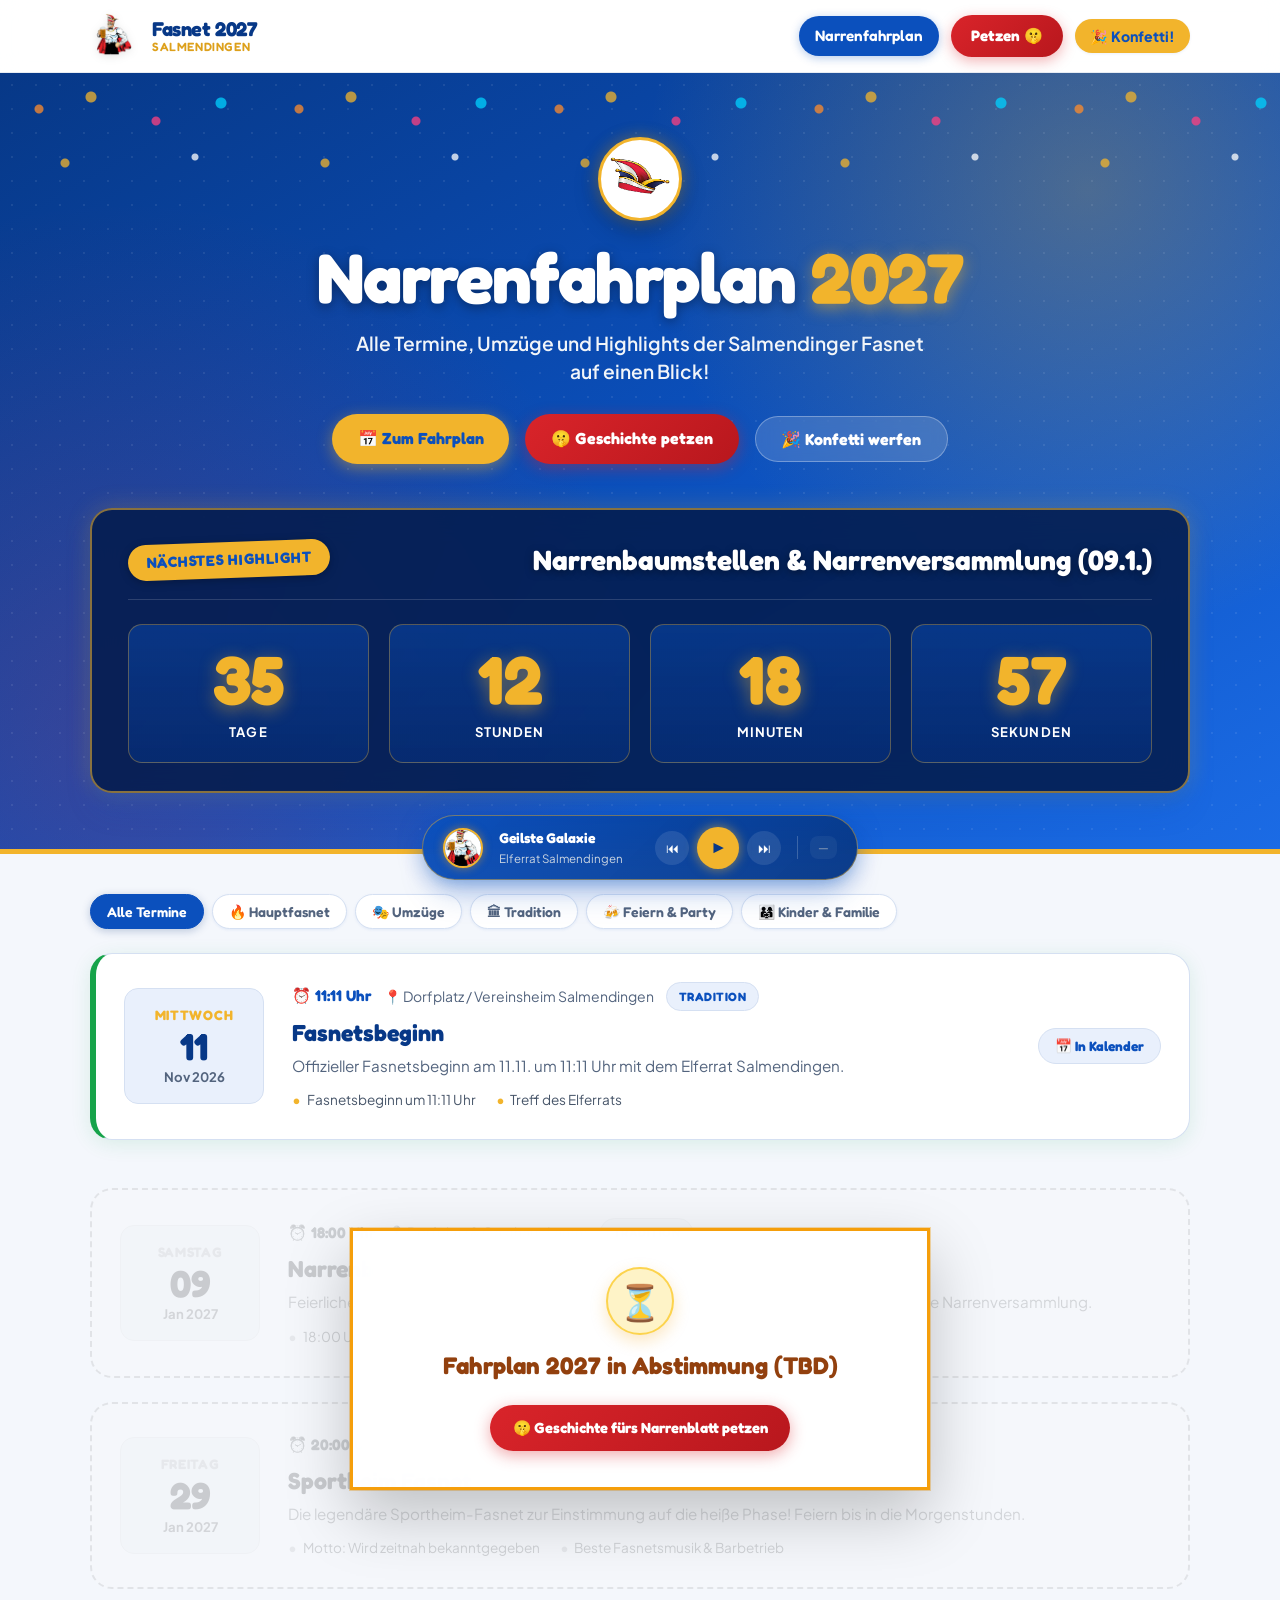
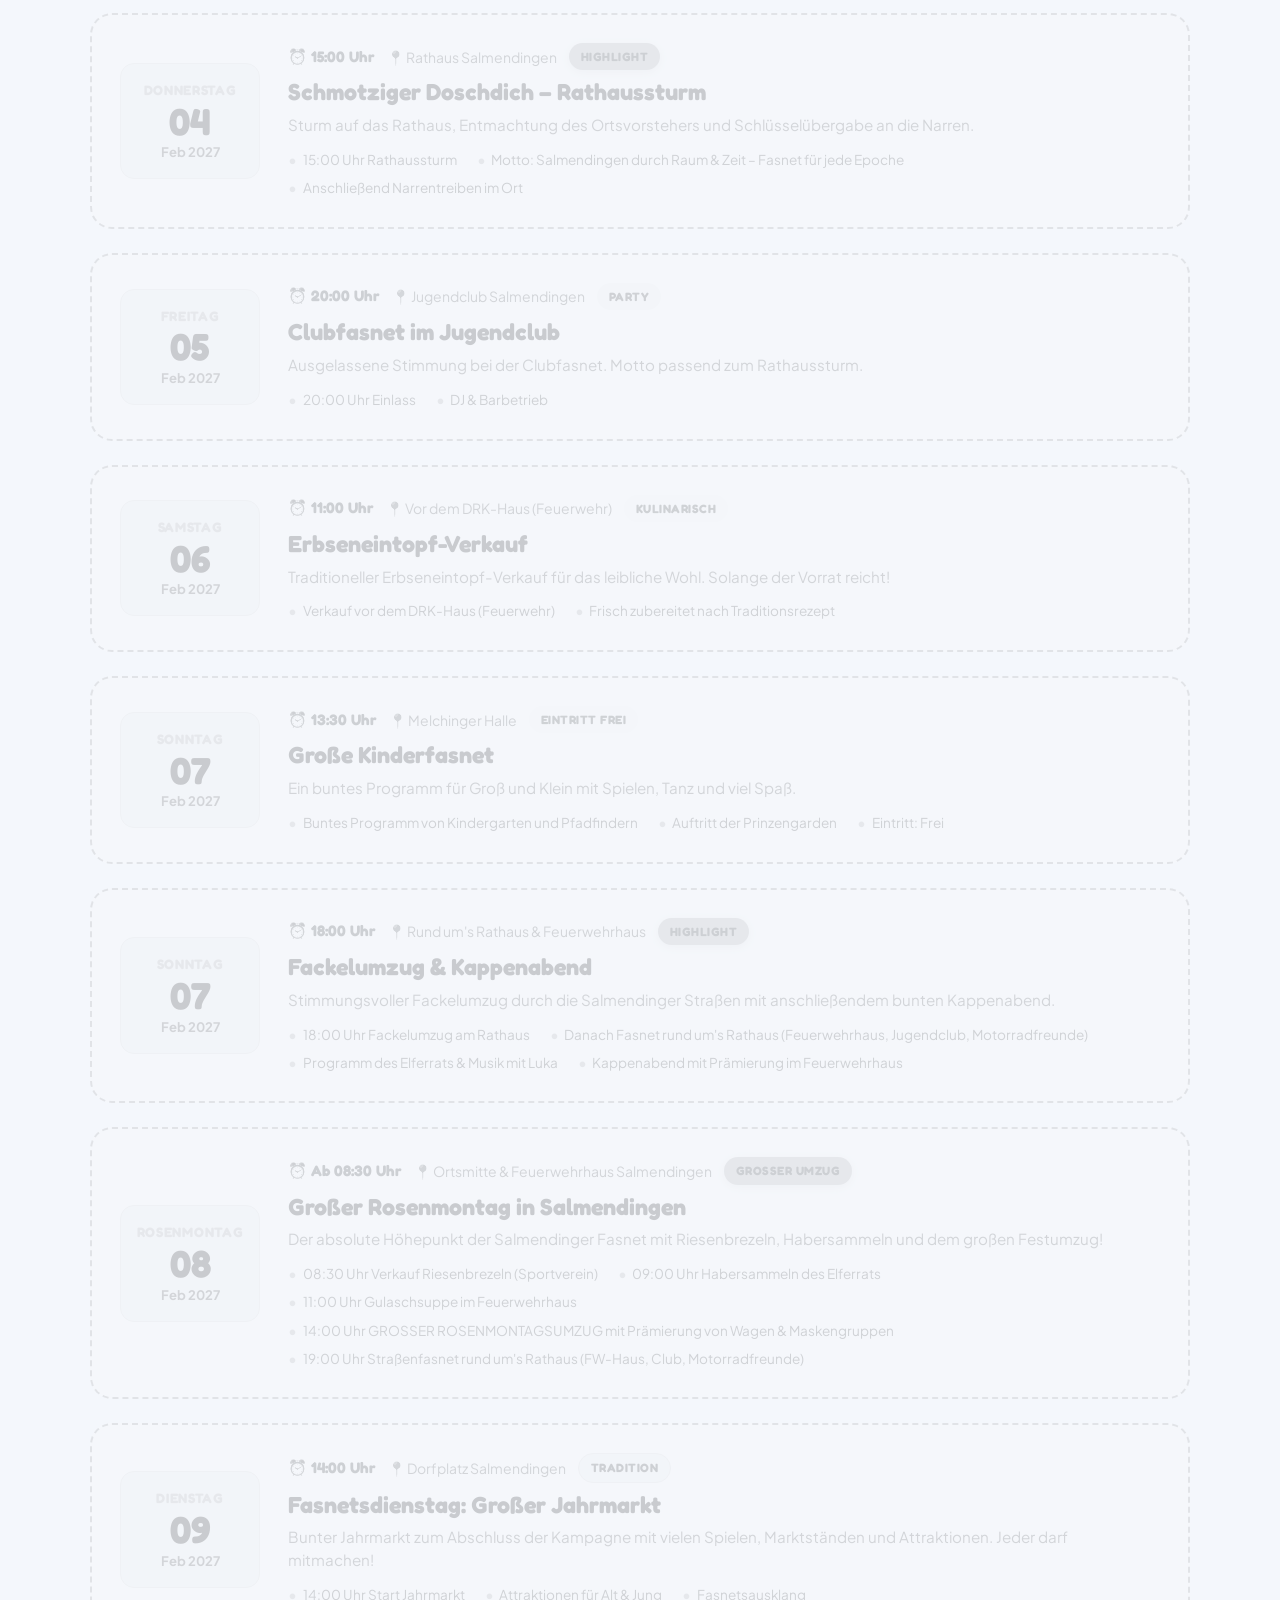
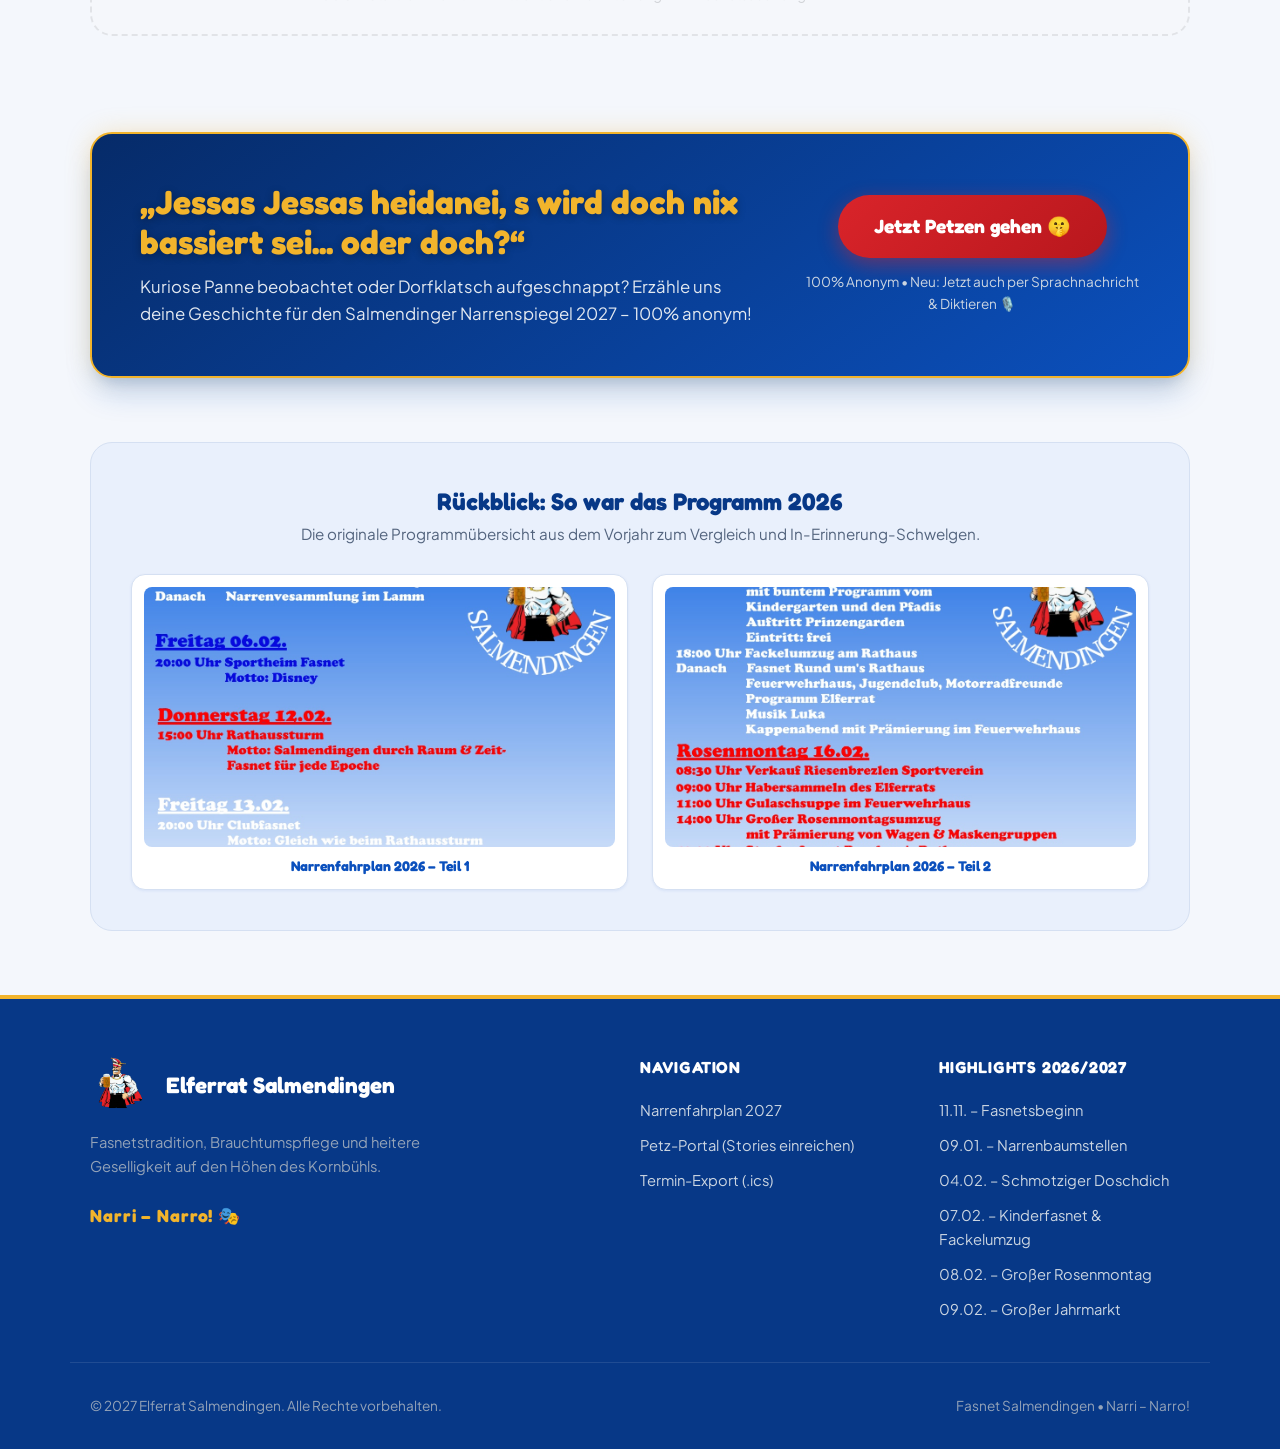
<file: index.html>
<!DOCTYPE html>
<html lang="de">
<head>
  <meta charset="UTF-8">
  <meta name="viewport" content="width=device-width, initial-scale=1.0">
  <title>Narrenfahrplan 2027 – Fasnet Salmendingen</title>
  <meta name="description" content="Der offizielle Narrenfahrplan für die Fasnet 2027 in Salmendingen. Alle Termine vom Fasnetsbeginn am 11.11. über Narrenbaumstellen bis zum großen Rosenmontagsumzug.">
  <meta name="keywords" content="Fasnet Salmendingen, Narrenfahrplan 2027, Elferrat Salmendingen, Fasnetsbeginn, Fasching, Rosenmontag, Rathaussturm, Salmendingen">
  
  <!-- Google tag (gtag.js) -->
  <script async src="https://www.googletagmanager.com/gtag/js?id=G-E5GCH2TBCV"></script>
  <script>
    window.dataLayer = window.dataLayer || [];
    function gtag(){dataLayer.push(arguments);}
    gtag('js', new Date());

    gtag('config', 'G-E5GCH2TBCV');
  </script>

  <!-- Favicon / Mascot -->
  <link rel="icon" type="image/png" href="./assets/img/kappe.png">
  
  <!-- Stylesheets -->
  <link rel="stylesheet" href="./css/main.css">
  <link rel="stylesheet" href="./css/fahrplan.css">
</head>
<body>

  <!-- Sticky Header & Navigation -->
  <header class="site-header" id="site-header">
    <div class="container nav-container">
      <a href="./index.html" class="nav-brand" aria-label="Fasnet 2027 Salmendingen Startseite">
        <img src="./assets/img/elferrat_logo_web.png" alt="Elferrat Salmendingen Logo" class="nav-brand-logo">
        <div class="nav-brand-text">
          <span class="nav-brand-title">Fasnet 2027</span>
          <span class="nav-brand-sub">Salmendingen</span>
        </div>
      </a>

      <button class="mobile-nav-toggle" aria-label="Menü öffnen" id="mobile-toggle">
        ☰
      </button>

      <ul class="nav-links" id="nav-links">
        <li><a href="./index.html" class="nav-link active">Narrenfahrplan</a></li>
        <li>
          <a href="./petzen.html" class="nav-link nav-btn-petzen" title="Anonyme Geschichten einreichen">
            Petzen 🤫
          </a>
        </li>
        <li>
          <button class="nav-btn-confetti" data-action="confetti" title="Konfetti regnen lassen">
            🎉 Konfetti!
          </button>
        </li>
      </ul>
    </div>
  </header>

  <main>
    <!-- Hero Section -->
    <section class="hero-section">
      <div class="hero-pattern"></div>
      <div class="hero-streamers"></div>
      <div class="container hero-container-full">
        <div class="hero-header-content">
          <div class="hero-kappe-badge">
            <img src="./assets/img/kappe.png" alt="Salmendinger Narrenkappe">
          </div>
          <h1 class="hero-title">
            Narrenfahrplan <span class="hero-title-accent">2027</span>
          </h1>
          <p class="hero-lead">
            Alle Termine, Umzüge und Highlights der Salmendinger Fasnet auf einen Blick!
          </p>
          <div class="hero-actions">
            <a href="#fahrplan" class="btn btn-primary">
              📅 Zum Fahrplan
            </a>
            <a href="./petzen.html" class="btn btn-petzen">
              🤫 Geschichte petzen
            </a>
            <button class="btn btn-secondary" data-action="confetti">
              🎉 Konfetti werfen
            </button>
          </div>
        </div>

        <!-- Hero Countdown: Across the Whole Horizontal -->
        <div class="hero-countdown-horizontal">
          <div class="countdown-bar-header">
            <div class="countdown-tag-badge">Nächstes Highlight</div>
            <div class="countdown-event-name" id="countdown-event-name">Fasnetsbeginn (11.11.)</div>
          </div>
          <div class="countdown-timer-horizontal">
            <div class="countdown-unit">
              <span class="countdown-number" id="countdown-days">00</span>
              <span class="countdown-label">Tage</span>
            </div>
            <div class="countdown-unit">
              <span class="countdown-number" id="countdown-hours">00</span>
              <span class="countdown-label">Stunden</span>
            </div>
            <div class="countdown-unit">
              <span class="countdown-number" id="countdown-mins">00</span>
              <span class="countdown-label">Minuten</span>
            </div>
            <div class="countdown-unit">
              <span class="countdown-number" id="countdown-secs">00</span>
              <span class="countdown-label">Sekunden</span>
            </div>
          </div>
        </div>
      </div>
    </section>

    <!-- Narrenfahrplan Section -->
    <section class="container" id="fahrplan">
      <div class="fahrplan-controls">
        <div class="filter-pills">
          <button class="filter-btn active" data-filter="all">Alle Termine</button>
          <button class="filter-btn" data-filter="hauptfasnet">🔥 Hauptfasnet</button>
          <button class="filter-btn" data-filter="umzug">🎭 Umzüge</button>
          <button class="filter-btn" data-filter="tradition">🏛 Tradition</button>
          <button class="filter-btn" data-filter="party">🍻 Feiern &amp; Party</button>
          <button class="filter-btn" data-filter="kinder">👨‍👩‍👧 Kinder &amp; Familie</button>
        </div>

        <button class="export-all-btn" id="export-all-ics-btn" style="display: none;" title="Alle Termine exportieren">
          📥 Alle Termine (.ics) exportieren
        </button>
      </div>

      <!-- Timeline Cards Container -->
      <div class="events-container" id="events-container">
        <!-- Rendered dynamically by js/fahrplan.js -->
      </div>

      <!-- Petzen Banner -->
      <section class="petzen-banner">
        <div class="petzen-banner-content">
          <div>
            <h2 class="petzen-banner-quote">
              „Jessas Jessas heidanei, s wird doch nix bassiert sei... oder doch?“
            </h2>
            <p class="petzen-banner-text">
              Kuriose Panne beobachtet oder Dorfklatsch aufgeschnappt? Erzähle uns deine Geschichte für den Salmendinger Narrenspiegel 2027 – 100% anonym!
            </p>
          </div>
          <div class="petzen-banner-cta">
            <a href="./petzen.html" class="btn btn-petzen petzen-banner-btn">
              Jetzt Petzen gehen 🤫
            </a>
            <span class="petzen-banner-sub">100% Anonym • Neu: Jetzt auch per Sprachnachricht & Diktieren 🎙️</span>
          </div>
        </div>
      </section>

      <!-- Flyer Archive & Rückblick -->
      <section class="archive-section">
        <div class="archive-header">
          <h2 class="archive-title">Rückblick: So war das Programm 2026</h2>
          <p class="archive-subtitle">
            Die originale Programmübersicht aus dem Vorjahr zum Vergleich und In-Erinnerung-Schwelgen.
          </p>
        </div>
        <div class="flyer-grid">
          <div class="flyer-thumb-card">
            <img src="./assets/img/flyer_2026_1.jpg" alt="Narrenfahrplan Flyer 2026 Teil 1">
            <div class="flyer-thumb-caption">Narrenfahrplan 2026 – Teil 1</div>
          </div>
          <div class="flyer-thumb-card">
            <img src="./assets/img/flyer_2026_2.jpg" alt="Narrenfahrplan Flyer 2026 Teil 2">
            <div class="flyer-thumb-caption">Narrenfahrplan 2026 – Teil 2</div>
          </div>
        </div>
      </section>
    </section>
  </main>

  <!-- Floating Audio Player Bar -->
  <aside class="audio-player-bar" id="audio-player-bar" aria-label="Fasnetsmusik Player">
    <audio id="site-audio" preload="auto" playsinline src="./assets/audio/geilste_galaxie.mp3"></audio>
    <div class="player-cover">
      <img src="./assets/img/elferrat_mascot.jpg" alt="Album Cover">
    </div>
    <div class="player-track-info">
      <span class="player-track-title" id="player-title">Geilste Galaxie</span>
      <span class="player-track-artist" id="player-artist">Elferrat Salmendingen</span>
    </div>
    <div class="player-controls">
      <button class="player-btn" id="player-prev-btn" title="Vorheriges Lied" aria-label="Vorheriges Lied">⏮</button>
      <button class="player-btn player-btn-main" id="player-play-btn" title="Abspielen / Pause" aria-label="Abspielen / Pause">▶</button>
      <button class="player-btn" id="player-next-btn" title="Nächstes Lied" aria-label="Nächstes Lied">⏭</button>
    </div>
    <div class="player-extra-controls">
      <button class="player-toggle-btn" id="player-minimize-btn" title="Player minimieren" aria-label="Player minimieren">—</button>
    </div>
  </aside>

  <!-- Site Footer -->
  <footer class="site-footer">
    <div class="container footer-grid">
      <div class="footer-brand">
        <div class="footer-logo-wrap">
          <img src="./assets/img/elferrat_logo_web.png" alt="Elferrat Logo" class="footer-logo">
          <div class="footer-brand-title">Elferrat Salmendingen</div>
        </div>
        <p class="footer-brand-desc">
          Fasnetstradition, Brauchtumspflege und heitere Geselligkeit auf den Höhen des Kornbühls.
        </p>
        <div class="footer-salute">Narri – Narro! 🎭</div>
      </div>

      <div>
        <h3 class="footer-col-title">Navigation</h3>
        <ul class="footer-links">
          <li><a href="./index.html" class="footer-link">Narrenfahrplan 2027</a></li>
          <li><a href="./petzen.html" class="footer-link">Petz-Portal (Stories einreichen)</a></li>
          <li><a href="#fahrplan" class="footer-link">Termin-Export (.ics)</a></li>
        </ul>
      </div>

      <div>
        <h3 class="footer-col-title">Highlights 2026/2027</h3>
        <ul class="footer-links">
          <li><span class="footer-link">11.11. – Fasnetsbeginn</span></li>
          <li><span class="footer-link">09.01. – Narrenbaumstellen</span></li>
          <li><span class="footer-link">04.02. – Schmotziger Doschdich</span></li>
          <li><span class="footer-link">07.02. – Kinderfasnet &amp; Fackelumzug</span></li>
          <li><span class="footer-link">08.02. – Großer Rosenmontag</span></li>
          <li><span class="footer-link">09.02. – Großer Jahrmarkt</span></li>
        </ul>
      </div>
    </div>

    <div class="container footer-bottom">
      <div>&copy; 2027 Elferrat Salmendingen. Alle Rechte vorbehalten.</div>
      <div>Fasnet Salmendingen • Narri – Narro!</div>
    </div>
  </footer>

  <!-- Scripts -->
  <script src="./js/confetti.js"></script>
  <script src="./js/player.js"></script>
  <script src="./js/fahrplan.js"></script>
</body>
</html>
</file>
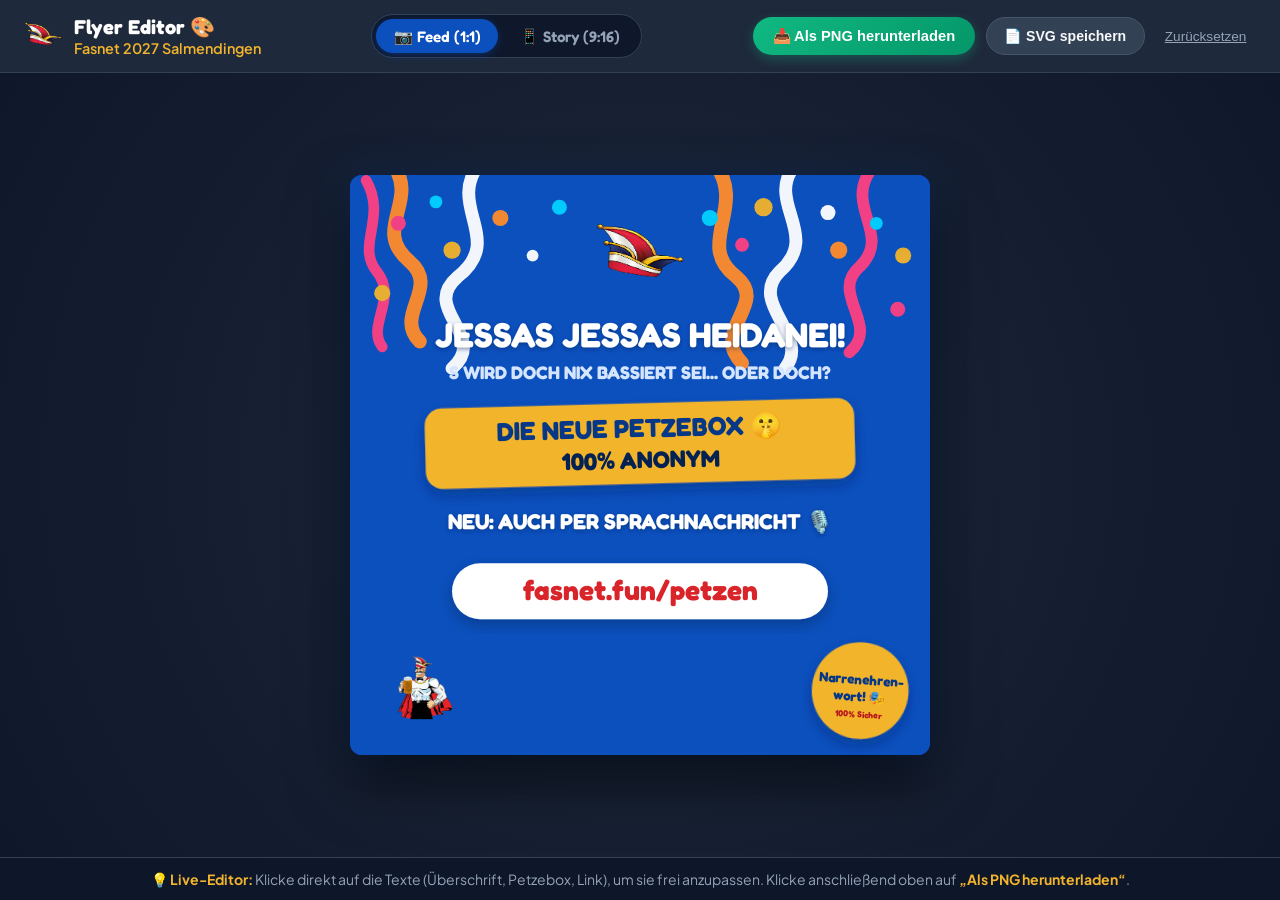
<file: flyer_editor.html>
<!DOCTYPE html>
<html lang="de">
<head>
  <meta charset="UTF-8">
  <meta name="viewport" content="width=device-width, initial-scale=1.0">
  <title>Flyer Editor – Fasnet 2027 Salmendingen</title>
  <link rel="icon" type="image/png" href="./assets/img/kappe.png">
  
  <!-- Fonts -->
  <link rel="preconnect" href="https://fonts.googleapis.com">
  <link rel="preconnect" href="https://fonts.gstatic.com" crossorigin>
  <link href="https://fonts.googleapis.com/css2?family=Fredoka:wght@600;700;800&family=Plus+Jakarta+Sans:wght@600;700;800&display=swap" rel="stylesheet">

  <style>
    :root {
      --color-primary: #0b50bd;
      --color-primary-dark: #073887;
      --color-accent: #f2b42c;
      --color-red: #d9242a;
      --color-bg: #0f172a;
      --color-surface: #1e293b;
      --color-border: #334155;
    }

    * {
      box-sizing: border-box;
      margin: 0;
      padding: 0;
    }

    body {
      font-family: 'Plus Jakarta Sans', sans-serif;
      background: var(--color-bg);
      color: #f8fafc;
      min-height: 100vh;
      display: flex;
      flex-direction: column;
    }

    /* Top App Header */
    .editor-header {
      background: var(--color-surface);
      border-bottom: 1px solid var(--color-border);
      padding: 0.9rem 1.5rem;
      display: flex;
      align-items: center;
      justify-content: space-between;
      flex-wrap: wrap;
      gap: 1rem;
      position: sticky;
      top: 0;
      z-index: 100;
    }

    .editor-brand {
      display: flex;
      align-items: center;
      gap: 0.75rem;
      text-decoration: none;
      color: #ffffff;
    }

    .editor-brand img {
      width: 38px;
      height: 38px;
      object-fit: contain;
    }

    .editor-title {
      font-family: 'Fredoka', sans-serif;
      font-size: 1.25rem;
      font-weight: 700;
    }

    .editor-title span {
      color: var(--color-accent);
      font-size: 0.9rem;
      display: block;
      font-family: 'Plus Jakarta Sans', sans-serif;
      font-weight: 600;
    }

    /* Format Switcher Tabs */
    .format-tabs {
      display: flex;
      background: #0f172a;
      padding: 4px;
      border-radius: 999px;
      border: 1px solid var(--color-border);
      gap: 4px;
    }

    .format-btn {
      background: transparent;
      border: none;
      color: #94a3b8;
      font-family: 'Fredoka', sans-serif;
      font-size: 0.95rem;
      font-weight: 600;
      padding: 0.45rem 1.1rem;
      border-radius: 999px;
      cursor: pointer;
      transition: all 0.2s;
    }

    .format-btn:hover {
      color: #ffffff;
    }

    .format-btn.active {
      background: var(--color-primary);
      color: #ffffff;
      box-shadow: 0 2px 8px rgba(11, 80, 189, 0.4);
    }

    /* Action Buttons */
    .editor-actions {
      display: flex;
      align-items: center;
      gap: 0.65rem;
    }

    .btn-export-png {
      background: linear-gradient(135deg, #10b981 0%, #059669 100%);
      color: #ffffff;
      border: none;
      padding: 0.6rem 1.25rem;
      border-radius: 999px;
      font-weight: 700;
      font-size: 0.92rem;
      cursor: pointer;
      display: inline-flex;
      align-items: center;
      gap: 0.4rem;
      transition: all 0.2s;
      box-shadow: 0 4px 12px rgba(16, 185, 129, 0.3);
    }

    .btn-export-png:hover {
      transform: translateY(-1px);
      box-shadow: 0 6px 16px rgba(16, 185, 129, 0.4);
    }

    .btn-export-svg {
      background: #334155;
      color: #f8fafc;
      border: 1px solid #475569;
      padding: 0.6rem 1.1rem;
      border-radius: 999px;
      font-weight: 600;
      font-size: 0.88rem;
      cursor: pointer;
      transition: all 0.2s;
    }

    .btn-export-svg:hover {
      background: #475569;
      color: #ffffff;
    }

    .btn-reset {
      background: none;
      border: none;
      color: #94a3b8;
      font-size: 0.85rem;
      cursor: pointer;
      text-decoration: underline;
      padding: 0.3rem 0.6rem;
    }

    .btn-reset:hover {
      color: #f87171;
    }

    /* Main Workspace */
    .editor-workspace {
      flex: 1;
      display: flex;
      align-items: center;
      justify-content: center;
      padding: 2.5rem 1.5rem;
      background: radial-gradient(circle at 50% 50%, #1e293b 0%, #0f172a 100%);
      overflow: auto;
    }

    .flyer-stage {
      position: relative;
      box-shadow: 0 25px 60px rgba(0, 0, 0, 0.6), 0 0 40px rgba(11, 80, 189, 0.2);
      border-radius: 12px;
      overflow: hidden;
      background: #0b50bd;
      transition: all 0.3s ease;
    }

    /* Feed dimensions preview */
    .flyer-stage.format-feed {
      width: 580px;
      height: 580px;
    }

    /* Story dimensions preview */
    .flyer-stage.format-story {
      width: 440px;
      height: 782px; /* 9:16 aspect */
    }

    @media (max-width: 650px) {
      .flyer-stage.format-feed {
        width: 100%;
        height: auto;
        aspect-ratio: 1 / 1;
      }
      .flyer-stage.format-story {
        width: 100%;
        height: auto;
        aspect-ratio: 9 / 16;
      }
    }

    .flyer-stage svg {
      width: 100%;
      height: 100%;
      display: block;
    }

    /* Editable Text Hover Feedback */
    .flyer-stage text {
      outline: none;
      transition: opacity 0.15s;
    }

    .flyer-stage text:hover {
      cursor: text;
      fill-opacity: 0.9;
    }

    .flyer-stage text:focus {
      outline: 2px dashed #f2b42c;
    }

    /* Helper Banner */
    .editor-hint-banner {
      background: rgba(15, 23, 42, 0.85);
      border-top: 1px solid var(--color-border);
      padding: 0.75rem 1.5rem;
      text-align: center;
      font-size: 0.875rem;
      color: #94a3b8;
    }

    .editor-hint-banner strong {
      color: var(--color-accent);
    }
  </style>
</head>
<body>

  <!-- Top Navigation & Controls -->
  <header class="editor-header">
    <a href="./petzen.html" class="editor-brand">
      <img src="./assets/img/kappe.png" alt="Narrenkappe">
      <div class="editor-title">
        Flyer Editor 🎨
        <span>Fasnet 2027 Salmendingen</span>
      </div>
    </a>

    <!-- Format Tabs -->
    <div class="format-tabs">
      <button class="format-btn active" id="tab-feed" onclick="switchFormat('feed')">
        📷 Feed (1:1)
      </button>
      <button class="format-btn" id="tab-story" onclick="switchFormat('story')">
        📱 Story (9:16)
      </button>
    </div>

    <!-- Actions -->
    <div class="editor-actions">
      <button type="button" class="btn-export-png" id="btn-export-png" onclick="exportFlyer('png')">
        📥 Als PNG herunterladen
      </button>
      <button type="button" class="btn-export-svg" onclick="exportFlyer('svg')">
        📄 SVG speichern
      </button>
      <button type="button" class="btn-reset" onclick="resetFlyerText()">
        Zurücksetzen
      </button>
    </div>
  </header>

  <!-- Workspace Canvas -->
  <main class="editor-workspace">
    <div class="flyer-stage format-feed" id="flyer-stage">
      <!-- Embedded Interactive SVG Container -->
      <div id="svg-container" style="width: 100%; height: 100%;"></div>
    </div>
  </main>

  <!-- Helper Note -->
  <div class="editor-hint-banner">
    💡 <strong>Live-Editor:</strong> Klicke direkt auf die Texte (Überschrift, Petzebox, Link), um sie frei anzupassen. Klicke anschließend oben auf <strong>„Als PNG herunterladen“</strong>.
  </div>

  <!-- Offscreen Canvas for Rendering High-Res PNG -->
  <canvas id="offscreen-canvas" style="display: none;"></canvas>

  <script>
    var currentFormat = 'feed';

    // SVG Templates with editable text tags
    var feedSvgTemplate = `
<svg xmlns="http://www.w3.org/2000/svg" xmlns:xlink="http://www.w3.org/1999/xlink" viewBox="0 0 1080 1080" width="1080" height="1080" id="current-svg">
  <defs>
    <style>
      @import url('https://fonts.googleapis.com/css2?family=Fredoka:wght@600;700;800&amp;display=swap');
      .font-fredoka { font-family: 'Fredoka', 'Outfit', sans-serif; }
    </style>
    <filter id="badge-shadow" x="-10%" y="-10%" width="125%" height="135%">
      <feDropShadow dx="0" dy="12" stdDeviation="12" flood-color="#042154" flood-opacity="0.35"/>
    </filter>
    <filter id="pill-shadow" x="-10%" y="-10%" width="125%" height="135%">
      <feDropShadow dx="0" dy="10" stdDeviation="14" flood-color="#000000" flood-opacity="0.25"/>
    </filter>
    <filter id="text-shadow">
      <feDropShadow dx="0" dy="3" stdDeviation="4" flood-color="#042154" flood-opacity="0.5"/>
    </filter>
  </defs>

  <rect width="1080" height="1080" fill="#0b50bd"/>

  <!-- Confetti & Streamers -->
  <g opacity="0.95">
    <path d="M 80 -20 C 130 50, 40 100, 110 160 C 170 210, 80 260, 130 310" fill="none" stroke="#ff8c2b" stroke-width="26" stroke-linecap="round"/>
    <path d="M 240 -20 C 180 60, 290 120, 200 190 C 130 250, 260 300, 190 360" fill="none" stroke="#ffffff" stroke-width="24" stroke-linecap="round"/>
    <path d="M 680 -20 C 740 60, 640 130, 720 190 C 780 240, 670 290, 730 350" fill="none" stroke="#ff8c2b" stroke-width="26" stroke-linecap="round"/>
    <path d="M 830 -20 C 770 50, 880 110, 800 180 C 740 240, 860 300, 810 360" fill="none" stroke="#ffffff" stroke-width="24" stroke-linecap="round"/>
    <path d="M 970 -10 C 920 60, 1010 110, 950 170 C 890 220, 990 280, 930 330" fill="none" stroke="#ff4081" stroke-width="22" stroke-linecap="round"/>
    <path d="M 30 10 C 70 80, 10 130, 50 180 C 90 230, 30 280, 60 320" fill="none" stroke="#ff4081" stroke-width="20" stroke-linecap="round"/>

    <circle cx="90" cy="90" r="14" fill="#ff4081"/>
    <circle cx="160" cy="50" r="12" fill="#00d2ff"/>
    <circle cx="190" cy="140" r="16" fill="#f2b42c"/>
    <circle cx="280" cy="80" r="15" fill="#ff8c2b"/>
    <circle cx="340" cy="150" r="11" fill="#ffffff"/>
    <circle cx="390" cy="60" r="14" fill="#00d2ff"/>
    <circle cx="670" cy="80" r="15" fill="#00d2ff"/>
    <circle cx="730" cy="130" r="13" fill="#ff4081"/>
    <circle cx="770" cy="60" r="17" fill="#f2b42c"/>
    <circle cx="890" cy="70" r="14" fill="#ffffff"/>
    <circle cx="910" cy="140" r="16" fill="#ff8c2b"/>
    <circle cx="980" cy="90" r="12" fill="#00d2ff"/>
    <circle cx="1030" cy="150" r="15" fill="#f2b42c"/>
    <circle cx="60" cy="220" r="15" fill="#f2b42c"/>
    <circle cx="1020" cy="250" r="14" fill="#ff4081"/>
  </g>

  <!-- Narrenkappe -->
  <g transform="translate(540, 150)">
    <image href="./assets/img/kappe.png" x="-110" y="-85" width="220" height="170" preserveAspectRatio="xMidYMid meet"/>
  </g>

  <!-- Headline -->
  <text id="txt-headline-1" x="540" y="320" text-anchor="middle" class="font-fredoka" font-size="64" font-weight="800" fill="#ffffff" filter="url(#text-shadow)">JESSAS JESSAS HEIDANEI!</text>
  <text id="txt-headline-2" x="540" y="380" text-anchor="middle" class="font-fredoka" font-size="34" font-weight="700" fill="#d5e4ff">S WIRD DOCH NIX BASSIERT SEI... ODER DOCH?</text>

  <!-- Center Badge -->
  <g transform="translate(540, 500) rotate(-1.5)">
    <rect x="-400" y="-75" width="800" height="150" rx="32" fill="#f2b42c" filter="url(#badge-shadow)"/>
    <text id="txt-badge-1" x="0" y="-12" text-anchor="middle" class="font-fredoka" font-size="48" font-weight="800" fill="#073887">DIE NEUE PETZEBOX 🤫</text>
    <text id="txt-badge-2" x="0" y="46" text-anchor="middle" class="font-fredoka" font-size="44" font-weight="800" fill="#042154">100% ANONYM</text>
  </g>

  <!-- Feature Voice -->
  <text id="txt-feature" x="540" y="660" text-anchor="middle" class="font-fredoka" font-size="40" font-weight="700" fill="#ffffff" filter="url(#text-shadow)">NEU: AUCH PER SPRACHNACHRICHT 🎙️</text>

  <!-- Link Button -->
  <g transform="translate(540, 775)">
    <rect x="-350" y="-52" width="700" height="104" rx="52" fill="#ffffff" filter="url(#pill-shadow)"/>
    <text id="txt-link" x="0" y="16" text-anchor="middle" class="font-fredoka" font-size="52" font-weight="800" fill="#d9242a">fasnet.fun/petzen</text>
  </g>

  <!-- Seals -->
  <g transform="translate(70, 890)">
    <image href="./assets/img/elferrat_logo_web.png" x="0" y="0" width="140" height="140" preserveAspectRatio="xMidYMid meet"/>
  </g>
  <g transform="translate(950, 960) rotate(4)">
    <circle cx="0" cy="0" r="90" fill="#f2b42c" filter="url(#badge-shadow)"/>
    <text id="txt-seal-1" x="0" y="-12" text-anchor="middle" class="font-fredoka" font-size="25" font-weight="800" fill="#073887">Narrenehren-</text>
    <text id="txt-seal-2" x="0" y="20" text-anchor="middle" class="font-fredoka" font-size="25" font-weight="800" fill="#073887">wort! 🎭</text>
    <text id="txt-seal-3" x="0" y="50" text-anchor="middle" class="font-fredoka" font-size="16" font-weight="700" fill="#b8171d">100% Sicher</text>
  </g>
</svg>`;

    var storySvgTemplate = `
<svg xmlns="http://www.w3.org/2000/svg" xmlns:xlink="http://www.w3.org/1999/xlink" viewBox="0 0 1080 1920" width="1080" height="1920" id="current-svg">
  <defs>
    <style>
      @import url('https://fonts.googleapis.com/css2?family=Fredoka:wght@600;700;800&amp;display=swap');
      .font-fredoka { font-family: 'Fredoka', 'Outfit', sans-serif; }
    </style>
    <filter id="badge-shadow" x="-10%" y="-10%" width="125%" height="135%">
      <feDropShadow dx="0" dy="16" stdDeviation="16" flood-color="#042154" flood-opacity="0.4"/>
    </filter>
    <filter id="pill-shadow" x="-10%" y="-10%" width="125%" height="135%">
      <feDropShadow dx="0" dy="14" stdDeviation="18" flood-color="#000000" flood-opacity="0.3"/>
    </filter>
    <filter id="text-shadow">
      <feDropShadow dx="0" dy="4" stdDeviation="6" flood-color="#042154" flood-opacity="0.5"/>
    </filter>
  </defs>

  <rect width="1080" height="1920" fill="#0b50bd"/>

  <!-- Confetti & Streamers -->
  <g opacity="0.95">
    <path d="M 80 -20 C 140 100, 30 200, 130 300 C 200 390, 80 470, 140 560" fill="none" stroke="#ff8c2b" stroke-width="32" stroke-linecap="round"/>
    <path d="M 260 -20 C 190 110, 320 220, 210 330 C 130 420, 280 500, 200 600" fill="none" stroke="#ffffff" stroke-width="28" stroke-linecap="round"/>
    <path d="M 700 -20 C 780 100, 650 210, 750 310 C 830 400, 680 490, 760 580" fill="none" stroke="#ff8c2b" stroke-width="32" stroke-linecap="round"/>
    <path d="M 870 -20 C 790 90, 930 190, 830 290 C 760 380, 900 480, 830 580" fill="none" stroke="#ffffff" stroke-width="28" stroke-linecap="round"/>
    <path d="M 990 -10 C 930 100, 1030 200, 960 290 C 890 380, 1010 470, 940 560" fill="none" stroke="#ff4081" stroke-width="26" stroke-linecap="round"/>

    <circle cx="90" cy="140" r="18" fill="#ff4081"/>
    <circle cx="170" cy="90" r="15" fill="#00d2ff"/>
    <circle cx="210" cy="220" r="22" fill="#f2b42c"/>
    <circle cx="310" cy="120" r="20" fill="#ff8c2b"/>
    <circle cx="370" cy="240" r="16" fill="#ffffff"/>
    <circle cx="650" cy="130" r="20" fill="#00d2ff"/>
    <circle cx="720" cy="210" r="17" fill="#ff4081"/>
    <circle cx="790" cy="100" r="24" fill="#f2b42c"/>
    <circle cx="920" cy="110" r="18" fill="#ffffff"/>
    <circle cx="950" cy="220" r="22" fill="#ff8c2b"/>
  </g>

  <!-- Narrenkappe -->
  <g transform="translate(540, 280)">
    <image href="./assets/img/kappe.png" x="-150" y="-115" width="300" height="230" preserveAspectRatio="xMidYMid meet"/>
  </g>

  <!-- Headline -->
  <text id="txt-headline-1" x="540" y="520" text-anchor="middle" class="font-fredoka" font-size="76" font-weight="800" fill="#ffffff" filter="url(#text-shadow)">JESSAS JESSAS HEIDANEI!</text>
  <text id="txt-headline-2" x="540" y="600" text-anchor="middle" class="font-fredoka" font-size="40" font-weight="700" fill="#d5e4ff">S WIRD DOCH NIX BASSIERT SEI... ODER DOCH?</text>

  <!-- Center Badge -->
  <g transform="translate(540, 800) rotate(-1.5)">
    <rect x="-440" y="-95" width="880" height="190" rx="36" fill="#f2b42c" filter="url(#badge-shadow)"/>
    <text id="txt-badge-1" x="0" y="-15" text-anchor="middle" class="font-fredoka" font-size="58" font-weight="800" fill="#073887">DIE NEUE PETZEBOX 🤫</text>
    <text id="txt-badge-2" x="0" y="55" text-anchor="middle" class="font-fredoka" font-size="52" font-weight="800" fill="#042154">100% ANONYM</text>
  </g>

  <!-- Feature Voice -->
  <text id="txt-feature" x="540" y="1030" text-anchor="middle" class="font-fredoka" font-size="46" font-weight="700" fill="#ffffff" filter="url(#text-shadow)">NEU: AUCH PER SPRACHNACHRICHT 🎙️</text>
  <text id="txt-feature-sub" x="540" y="1100" text-anchor="middle" class="font-fredoka" font-size="36" font-weight="600" fill="#d5e4ff">Einfach einsprechen oder abtippen!</text>

  <!-- Link Button -->
  <g transform="translate(540, 1260)">
    <rect x="-400" y="-60" width="800" height="120" rx="60" fill="#ffffff" filter="url(#pill-shadow)"/>
    <text id="txt-link" x="0" y="18" text-anchor="middle" class="font-fredoka" font-size="58" font-weight="800" fill="#d9242a">fasnet.fun/petzen</text>
  </g>

  <!-- Seals -->
  <g transform="translate(80, 1680)">
    <image href="./assets/img/elferrat_logo_web.png" x="0" y="0" width="180" height="180" preserveAspectRatio="xMidYMid meet"/>
  </g>
  <g transform="translate(930, 1750) rotate(4)">
    <circle cx="0" cy="0" r="110" fill="#f2b42c" filter="url(#badge-shadow)"/>
    <text id="txt-seal-1" x="0" y="-15" text-anchor="middle" class="font-fredoka" font-size="30" font-weight="800" fill="#073887">Narrenehren-</text>
    <text id="txt-seal-2" x="0" y="24" text-anchor="middle" class="font-fredoka" font-size="30" font-weight="800" fill="#073887">wort! 🎭</text>
    <text id="txt-seal-3" x="0" y="60" text-anchor="middle" class="font-fredoka" font-size="19" font-weight="700" fill="#b8171d">100% Sicher</text>
  </g>
</svg>`;

    function renderSvg() {
      var container = document.getElementById('svg-container');
      container.innerHTML = (currentFormat === 'feed') ? feedSvgTemplate : storySvgTemplate;

      // Enable inline click-to-edit on all text elements
      var texts = container.querySelectorAll('text');
      texts.forEach(function (t) {
        t.setAttribute('tabindex', '0');
        t.addEventListener('click', function (e) {
          e.stopPropagation();
          var currentVal = t.textContent;
          var newVal = prompt('Text bearbeiten:', currentVal);
          if (newVal !== null && newVal.trim() !== '') {
            t.textContent = newVal;
          }
        });
      });
    }

    function switchFormat(format) {
      currentFormat = format;
      var stage = document.getElementById('flyer-stage');
      var tabFeed = document.getElementById('tab-feed');
      var tabStory = document.getElementById('tab-story');

      if (format === 'feed') {
        stage.className = 'flyer-stage format-feed';
        tabFeed.classList.add('active');
        tabStory.classList.remove('active');
      } else {
        stage.className = 'flyer-stage format-story';
        tabStory.classList.add('active');
        tabFeed.classList.remove('active');
      }

      renderSvg();
    }

    function resetFlyerText() {
      renderSvg();
    }

    function exportFlyer(type) {
      var svgElement = document.getElementById('current-svg');
      if (!svgElement) return;

      var serializer = new XMLSerializer();
      var svgString = serializer.serializeToString(svgElement);

      if (type === 'svg') {
        var blob = new Blob([svgString], { type: 'image/svg+xml;charset=utf-8' });
        var url = URL.createObjectURL(blob);
        var a = document.createElement('a');
        a.href = url;
        a.download = 'petzen_flyer_' + currentFormat + '.svg';
        document.body.appendChild(a);
        a.click();
        document.body.removeChild(a);
        URL.revokeObjectURL(url);
        return;
      }

      if (type === 'png') {
        var exportBtn = document.getElementById('btn-export-png');
        if (exportBtn) exportBtn.textContent = '⏳ Wird generiert...';

        var width = (currentFormat === 'feed') ? 1080 : 1080;
        var height = (currentFormat === 'feed') ? 1080 : 1920;

        var canvas = document.getElementById('offscreen-canvas');
        canvas.width = width;
        canvas.height = height;
        var ctx = canvas.getContext('2d');

        var img = new Image();
        var svgBlob = new Blob([svgString], { type: 'image/svg+xml;charset=utf-8' });
        var url = URL.createObjectURL(svgBlob);

        img.onload = function () {
          ctx.drawImage(img, 0, 0);
          URL.revokeObjectURL(url);

          var pngUrl = canvas.toDataURL('image/png');
          var a = document.createElement('a');
          a.href = pngUrl;
          a.download = 'petzen_flyer_' + currentFormat + '.png';
          document.body.appendChild(a);
          a.click();
          document.body.removeChild(a);

          if (exportBtn) exportBtn.textContent = '📥 Als PNG herunterladen';
        };

        img.onerror = function (e) {
          console.error('PNG Export error:', e);
          alert('Export als PNG fehlgeschlagen. Du kannst den Flyer auch als SVG herunterladen!');
          if (exportBtn) exportBtn.textContent = '📥 Als PNG herunterladen';
        };

        img.src = url;
      }
    }

    // Initial render
    renderSvg();
  </script>
</body>
</html>
</file>
<file: css/main.css>
/* ==========================================================================
   Fasnet 2027 Salmendingen – Core Design System & Tokens
   Royal Blue & Sunshine Yellow Festival Palette (example_design.png)
   ========================================================================== */

@import url('https://fonts.googleapis.com/css2?family=Fredoka:wght@500;600;700;800&family=Plus+Jakarta+Sans:ital,wght@0,500;0,600;0,700;0,800;1,500&display=swap');

:root {
  /* Brand Palette: Authentic Royal Blue & Festive Sunshine Yellow (from example_design.png) */
  --color-primary: #0b50bd;            /* Royal Blue */
  --color-primary-dark: #073887;       /* Deep Royal Blue */
  --color-primary-deep: #042154;       /* Night Royal Blue */
  --color-primary-light: #216be2;      /* Bright Royal Blue */
  --color-primary-glow: rgba(11, 80, 189, 0.4);

  /* Festive Sunshine Yellow Accents */
  --color-accent: #f2b42c;             /* Golden Yellow badge */
  --color-accent-hover: #dda01b;       /* Darker Yellow */
  --color-accent-light: #fff8e1;       /* Cream Yellow */
  --color-accent-contrast: #0b50bd;    /* Royal blue on yellow */

  /* Carnival Red & Confetti Palette */
  --color-festive-red: #d9242a;
  --color-festive-red-hover: #b8171d;
  --color-festive-orange: #ff8c2b;
  --color-festive-cyan: #00d2ff;
  --color-festive-pink: #ff4081;

  /* Neutrals & Surfaces */
  --color-bg: #f4f7fc;
  --color-bg-alt: #e9f0fc;
  --color-surface: #ffffff;
  --color-surface-hover: #f8fafc;
  --color-text-main: #0c1a30;
  --color-text-muted: #53647e;
  --color-text-light: #879ab3;
  --color-border: #d5e0f2;
  --color-border-subtle: #e6eef9;

  /* Typography: Fredoka for blocky festive titles, Plus Jakarta Sans for body */
  --font-heading: 'Fredoka', 'Outfit', -apple-system, BlinkMacSystemFont, sans-serif;
  --font-body: 'Plus Jakarta Sans', -apple-system, BlinkMacSystemFont, 'Segoe UI', Roboto, sans-serif;

  /* Shadows */
  --shadow-sm: 0 1px 3px 0 rgb(11 80 189 / 0.08);
  --shadow-md: 0 4px 8px -1px rgb(11 80 189 / 0.12), 0 2px 4px -2px rgb(11 80 189 / 0.08);
  --shadow-lg: 0 12px 20px -4px rgb(11 80 189 / 0.16), 0 4px 6px -4px rgb(11 80 189 / 0.1);
  --shadow-xl: 0 20px 30px -6px rgb(11 80 189 / 0.22), 0 10px 12px -6px rgb(11 80 189 / 0.12);
  --shadow-yellow: 0 4px 18px rgba(242, 180, 44, 0.45);
  --shadow-blue: 0 8px 25px rgba(11, 80, 189, 0.35);

  /* Radii */
  --radius-sm: 8px;
  --radius-md: 14px;
  --radius-lg: 22px;
  --radius-pill: 9999px;
  --radius-full: 9999px;

  /* Layout */
  --container-max: 1140px;
  --transition-fast: 0.15s ease;
  --transition-normal: 0.25s cubic-bezier(0.16, 1, 0.3, 1);
}

/* Reset & Box Sizing */
*, *::before, *::after {
  box-sizing: border-box;
  margin: 0;
  padding: 0;
}

html {
  scroll-behavior: smooth;
  font-size: 16px;
  -webkit-font-smoothing: antialiased;
  -moz-osx-font-smoothing: grayscale;
}

body {
  font-family: var(--font-body);
  color: var(--color-text-main);
  background-color: var(--color-bg);
  line-height: 1.6;
  min-height: 100vh;
  display: flex;
  flex-direction: column;
  overflow-x: hidden;
}

img, svg {
  display: block;
  max-width: 100%;
}

a {
  color: inherit;
  text-decoration: none;
}

button {
  font-family: inherit;
  border: none;
  background: none;
  cursor: pointer;
}

/* Container */
.container {
  width: 100%;
  max-width: var(--container-max);
  margin-left: auto;
  margin-right: auto;
  padding-left: 1.25rem;
  padding-right: 1.25rem;
}

/* ==========================================================================
   Header & Navigation
   ========================================================================== */
.site-header {
  position: sticky;
  top: 0;
  z-index: 100;
  background: rgba(255, 255, 255, 0.92);
  backdrop-filter: blur(12px);
  -webkit-backdrop-filter: blur(12px);
  border-bottom: 1px solid rgba(226, 232, 240, 0.8);
  transition: box-shadow var(--transition-normal);
}

.site-header.scrolled {
  box-shadow: var(--shadow-md);
}

.nav-container {
  display: flex;
  align-items: center;
  justify-content: space-between;
  height: 72px;
}

.nav-brand {
  display: flex;
  align-items: center;
  gap: 0.875rem;
  font-family: var(--font-heading);
  font-weight: 800;
  font-size: 1.25rem;
  color: var(--color-primary);
  transition: transform var(--transition-fast);
}

.nav-brand:hover {
  transform: translateY(-1px);
}

.nav-brand-logo {
  height: 48px;
  width: 48px;
  object-fit: contain;
  filter: drop-shadow(0 2px 4px rgba(0,0,0,0.1));
}

.nav-brand-text {
  display: flex;
  flex-direction: column;
  line-height: 1.1;
}

.nav-brand-title {
  letter-spacing: -0.02em;
  color: var(--color-primary-dark);
}

.nav-brand-sub {
  font-size: 0.75rem;
  font-weight: 600;
  color: var(--color-accent-hover);
  text-transform: uppercase;
  letter-spacing: 0.05em;
}

.nav-links {
  display: flex;
  align-items: center;
  gap: 0.75rem;
  list-style: none;
}

.nav-link {
  font-family: var(--font-heading);
  font-weight: 600;
  font-size: 0.95rem;
  padding: 0.5rem 1rem;
  border-radius: var(--radius-full);
  color: var(--color-text-main);
  transition: all var(--transition-fast);
  display: inline-flex;
  align-items: center;
  gap: 0.4rem;
}

.nav-link:hover {
  background-color: var(--color-bg-alt);
  color: var(--color-primary);
}

.nav-link.active {
  background-color: var(--color-primary);
  color: #ffffff;
  box-shadow: 0 2px 10px rgba(11, 80, 189, 0.3);
}

.nav-btn-petzen {
  background: linear-gradient(135deg, var(--color-festive-red) 0%, #b8171d 100%);
  color: #ffffff !important;
  box-shadow: 0 4px 14px rgba(217, 36, 42, 0.35);
  padding: 0.55rem 1.25rem;
  border-radius: var(--radius-full);
  font-weight: 700;
  transition: all var(--transition-fast);
}

.nav-btn-petzen:hover {
  background: linear-gradient(135deg, #ef4444 0%, var(--color-festive-red) 100%);
  transform: translateY(-2px);
  box-shadow: 0 6px 18px rgba(217, 36, 42, 0.45);
}

.nav-btn-confetti {
  display: inline-flex;
  align-items: center;
  gap: 0.35rem;
  background: var(--color-accent);
  color: var(--color-accent-contrast);
  padding: 0.5rem 0.95rem;
  border-radius: var(--radius-full);
  font-size: 0.88rem;
  font-weight: 800;
  box-shadow: var(--shadow-sm);
  transition: all var(--transition-fast);
}

.nav-btn-confetti:hover {
  background: var(--color-accent-hover);
  transform: translateY(-1px) scale(1.04);
  box-shadow: var(--shadow-yellow);
}

/* Mobile Nav Toggle */
.mobile-nav-toggle {
  display: none;
  font-size: 1.5rem;
  color: var(--color-primary);
  padding: 0.5rem;
}

/* ==========================================================================
   Floating Audio Player
   ========================================================================== */
.audio-player-bar {
  position: fixed;
  bottom: 1.25rem;
  left: 50%;
  transform: translateX(-50%);
  z-index: 90;
  background: linear-gradient(135deg, rgba(11, 80, 189, 0.97) 0%, rgba(7, 56, 135, 0.98) 100%);
  backdrop-filter: blur(16px);
  -webkit-backdrop-filter: blur(16px);
  color: #ffffff;
  padding: 0.65rem 1.25rem;
  border-radius: var(--radius-full);
  box-shadow: var(--shadow-xl), 0 0 25px rgba(11, 80, 189, 0.4);
  display: flex;
  align-items: center;
  gap: 1rem;
  max-width: 90vw;
  width: auto;
  transition: all var(--transition-normal);
  border: 1.5px solid rgba(242, 180, 44, 0.45);
}

.audio-player-bar.minimized {
  padding: 0.5rem 0.75rem;
}

.audio-player-bar.minimized .player-track-info,
.audio-player-bar.minimized .player-extra-controls {
  display: none;
}

.player-cover {
  width: 40px;
  height: 40px;
  border-radius: 50%;
  overflow: hidden;
  flex-shrink: 0;
  border: 2px solid var(--color-accent);
  box-shadow: 0 0 8px rgba(245, 158, 11, 0.5);
  animation: rotateCover 8s linear infinite paused;
}

.audio-player-bar.playing .player-cover {
  animation-play-state: running;
}

@keyframes rotateCover {
  from { transform: rotate(0deg); }
  to { transform: rotate(360deg); }
}

.player-cover img {
  width: 100%;
  height: 100%;
  object-fit: cover;
}

.player-track-info {
  display: flex;
  flex-direction: column;
  min-width: 140px;
  max-width: 200px;
  overflow: hidden;
}

.player-track-title {
  font-family: var(--font-heading);
  font-weight: 700;
  font-size: 0.875rem;
  white-space: nowrap;
  overflow: hidden;
  text-overflow: ellipsis;
  color: #ffffff;
}

.player-track-artist {
  font-size: 0.72rem;
  color: #cbd5e1;
  white-space: nowrap;
  overflow: hidden;
  text-overflow: ellipsis;
}

.player-controls {
  display: flex;
  align-items: center;
  gap: 0.5rem;
}

.player-btn {
  color: #ffffff;
  display: flex;
  align-items: center;
  justify-content: center;
  width: 34px;
  height: 34px;
  border-radius: 50%;
  transition: all var(--transition-fast);
  background: rgba(255, 255, 255, 0.1);
}

.player-btn:hover {
  background: rgba(255, 255, 255, 0.25);
  transform: scale(1.08);
}

.player-btn-main {
  width: 42px;
  height: 42px;
  background: var(--color-accent);
  color: var(--color-primary-dark);
  box-shadow: 0 0 12px rgba(242, 180, 44, 0.6);
}

.player-btn-main:hover {
  background: #fbbf24;
  transform: scale(1.1);
}

.audio-player-bar.pending-activation .player-btn-main {
  animation: pulsePlayBtn 1.2s infinite ease-in-out;
}

@keyframes pulsePlayBtn {
  0% { transform: scale(1); box-shadow: 0 0 10px rgba(242, 180, 44, 0.5); }
  50% { transform: scale(1.15); box-shadow: 0 0 24px rgba(242, 180, 44, 1); }
  100% { transform: scale(1); box-shadow: 0 0 10px rgba(242, 180, 44, 0.5); }
}

.player-extra-controls {
  display: flex;
  align-items: center;
  gap: 0.35rem;
  border-left: 1px solid rgba(255, 255, 255, 0.2);
  padding-left: 0.75rem;
}

.player-toggle-btn {
  font-size: 0.75rem;
  color: #94a3b8;
  padding: 0.25rem 0.5rem;
  border-radius: var(--radius-sm);
  background: rgba(255, 255, 255, 0.05);
}

.player-toggle-btn:hover {
  color: #ffffff;
  background: rgba(255, 255, 255, 0.15);
}

/* ==========================================================================
   Footer
   ========================================================================== */
.site-footer {
  margin-top: auto;
  background: var(--color-primary-dark);
  color: #ffffff;
  padding: 3.5rem 0 2rem;
  border-top: 4px solid var(--color-accent);
  position: relative;
}

.footer-grid {
  display: grid;
  grid-template-columns: 2fr 1fr 1fr;
  gap: 3rem;
  margin-bottom: 2.5rem;
}

.footer-brand {
  display: flex;
  flex-direction: column;
  gap: 1rem;
}

.footer-logo-wrap {
  display: flex;
  align-items: center;
  gap: 1rem;
}

.footer-logo {
  height: 60px;
  width: 60px;
  object-fit: contain;
}

.footer-brand-title {
  font-family: var(--font-heading);
  font-size: 1.4rem;
  font-weight: 800;
  color: #ffffff;
}

.footer-brand-desc {
  color: #94a3b8;
  font-size: 0.92rem;
  max-width: 380px;
  line-height: 1.6;
}

.footer-salute {
  display: inline-block;
  font-family: var(--font-heading);
  font-size: 1.1rem;
  font-weight: 800;
  color: var(--color-accent);
  letter-spacing: 0.05em;
  margin-top: 0.5rem;
}

.footer-col-title {
  font-family: var(--font-heading);
  font-size: 1rem;
  font-weight: 700;
  color: #ffffff;
  margin-bottom: 1rem;
  text-transform: uppercase;
  letter-spacing: 0.05em;
}

.footer-links {
  list-style: none;
  display: flex;
  flex-direction: column;
  gap: 0.6rem;
}

.footer-link {
  color: #cbd5e1;
  font-size: 0.92rem;
  transition: color var(--transition-fast);
  display: inline-flex;
  align-items: center;
  gap: 0.4rem;
}

.footer-link:hover {
  color: var(--color-accent);
}

.footer-bottom {
  padding-top: 2rem;
  border-top: 1px solid rgba(255, 255, 255, 0.1);
  display: flex;
  align-items: center;
  justify-content: space-between;
  flex-wrap: wrap;
  gap: 1rem;
  font-size: 0.85rem;
  color: #94a3b8;
}

/* ==========================================================================
   Confetti Canvas Container
   ========================================================================== */
#confetti-canvas {
  position: fixed;
  top: 0;
  left: 0;
  width: 100vw;
  height: 100vh;
  pointer-events: none;
  z-index: 9999;
}

/* ==========================================================================
   Responsive Breakpoints
   ========================================================================== */
@media (max-width: 860px) {
  .footer-grid {
    grid-template-columns: 1fr;
    gap: 2rem;
  }

  .nav-links {
    display: none;
  }

  .nav-links.open {
    display: flex;
    flex-direction: column;
    position: absolute;
    top: 72px;
    left: 0;
    width: 100%;
    background: #ffffff;
    box-shadow: var(--shadow-xl);
    padding: 1.5rem;
    border-bottom: 2px solid var(--color-primary);
  }

  .mobile-nav-toggle {
    display: block;
  }

  .audio-player-bar {
    bottom: 0.75rem;
    width: 95vw;
    justify-content: space-between;
  }
}
</file>
<file: css/fahrplan.css>
/* ==========================================================================
   Fasnet 2027 Salmendingen – Narrenfahrplan Stylesheet
   Design Language: Royal Blue & Sunshine Yellow (example_design.png)
   ========================================================================== */

/* Hero Section */
.hero-section {
  position: relative;
  background: radial-gradient(circle at 85% 15%, rgba(242, 180, 44, 0.28) 0%, transparent 35%),
              radial-gradient(circle at 10% 85%, rgba(217, 36, 42, 0.22) 0%, transparent 40%),
              linear-gradient(150deg, #073887 0%, #0b50bd 52%, #1b6be5 100%);
  color: #ffffff;
  padding: 4rem 0 3.5rem;
  overflow: hidden;
  border-bottom: 5px solid var(--color-accent);
}

.hero-pattern {
  position: absolute;
  inset: 0;
  opacity: 0.08;
  background-image: radial-gradient(#ffffff 1.5px, transparent 1.5px);
  background-size: 24px 24px;
  pointer-events: none;
}

/* Festive Confetti Dots & Streamers overlay */
.hero-streamers {
  position: absolute;
  top: 0;
  left: 0;
  right: 0;
  height: 120px;
  background: radial-gradient(circle at 15% 30%, #ff8c2b 4px, transparent 5px),
              radial-gradient(circle at 35% 20%, #f2b42c 5px, transparent 6px),
              radial-gradient(circle at 60% 40%, #ff4081 4px, transparent 5px),
              radial-gradient(circle at 85% 25%, #00d2ff 5px, transparent 6px),
              radial-gradient(circle at 75% 70%, #ffffff 3px, transparent 4px),
              radial-gradient(circle at 25% 75%, #f2b42c 4px, transparent 5px);
  background-size: 260px 120px;
  opacity: 0.75;
  pointer-events: none;
}

.hero-container-full {
  display: flex;
  flex-direction: column;
  align-items: center;
  position: relative;
  z-index: 2;
}

.hero-header-content {
  text-align: center;
  max-width: 760px;
  margin: 0 auto;
}

.hero-kappe-badge {
  width: 84px;
  height: 84px;
  margin: 0 auto 1.25rem;
  background: #ffffff;
  border-radius: 50%;
  padding: 8px;
  border: 3.5px solid var(--color-accent);
  box-shadow: 0 8px 24px rgba(0, 0, 0, 0.28), 0 0 16px rgba(242, 180, 44, 0.4);
  display: flex;
  align-items: center;
  justify-content: center;
  transition: transform var(--transition-fast);
}

.hero-kappe-badge:hover {
  transform: rotate(-5deg) scale(1.05);
}

.hero-kappe-badge img {
  width: 100%;
  height: 100%;
  object-fit: contain;
}

.hero-title {
  font-family: var(--font-heading);
  font-size: clamp(2.6rem, 6vw, 4.4rem);
  font-weight: 800;
  line-height: 1.05;
  letter-spacing: -0.02em;
  margin-bottom: 0.85rem;
  text-shadow: 0 3px 12px rgba(0, 0, 0, 0.35);
}

.hero-title-accent {
  color: var(--color-accent);
  display: inline-block;
  text-shadow: 0 4px 16px rgba(242, 180, 44, 0.5);
}

.hero-lead {
  font-size: 1.2rem;
  color: #f1f5f9;
  font-weight: 600;
  max-width: 580px;
  margin: 0 auto 1.75rem;
  line-height: 1.5;
}

.hero-actions {
  display: flex;
  align-items: center;
  justify-content: center;
  flex-wrap: wrap;
  gap: 1rem;
}

.btn {
  display: inline-flex;
  align-items: center;
  justify-content: center;
  gap: 0.5rem;
  font-family: var(--font-heading);
  font-weight: 700;
  font-size: 1rem;
  padding: 0.75rem 1.6rem;
  border-radius: var(--radius-full);
  transition: all var(--transition-fast);
}

.btn-primary {
  background: var(--color-accent);
  color: var(--color-accent-contrast);
  font-weight: 800;
  box-shadow: 0 4px 16px rgba(242, 180, 44, 0.45);
}

.btn-primary:hover {
  background: #fab928;
  transform: translateY(-2px);
  box-shadow: 0 6px 24px rgba(242, 180, 44, 0.6);
}

.btn-secondary {
  background: rgba(255, 255, 255, 0.15);
  color: #ffffff;
  border: 1.5px solid rgba(255, 255, 255, 0.3);
  backdrop-filter: blur(8px);
}

.btn-secondary:hover {
  background: rgba(255, 255, 255, 0.25);
  transform: translateY(-2px);
}

.btn-petzen {
  background: linear-gradient(135deg, var(--color-festive-red) 0%, #b8171d 100%);
  color: #ffffff;
  box-shadow: 0 4px 16px rgba(217, 36, 42, 0.4);
}

.btn-petzen:hover {
  background: linear-gradient(135deg, #ef4444 0%, var(--color-festive-red) 100%);
  transform: translateY(-2px);
  box-shadow: 0 6px 22px rgba(217, 36, 42, 0.55);
}

/* ==========================================================================
   Horizontal Full-Width Countdown Banner
   "The countdown shall be across the whole horizontal"
   ========================================================================== */
.hero-countdown-horizontal {
  width: 100%;
  margin-top: 2.75rem;
  background: rgba(4, 28, 77, 0.88);
  border: 2px solid rgba(242, 180, 44, 0.55);
  border-radius: var(--radius-lg);
  backdrop-filter: blur(14px);
  -webkit-backdrop-filter: blur(14px);
  padding: 1.75rem 2.25rem;
  box-shadow: var(--shadow-xl), 0 0 25px rgba(242, 180, 44, 0.22);
}

.countdown-bar-header {
  display: flex;
  align-items: center;
  justify-content: space-between;
  flex-wrap: wrap;
  gap: 1rem;
  margin-bottom: 1.5rem;
  padding-bottom: 1rem;
  border-bottom: 1px solid rgba(255, 255, 255, 0.15);
}

.countdown-tag-badge {
  background: var(--color-accent);
  color: var(--color-accent-contrast);
  font-family: var(--font-heading);
  font-size: 0.92rem;
  font-weight: 800;
  padding: 0.4rem 1.15rem;
  border-radius: var(--radius-full);
  text-transform: uppercase;
  letter-spacing: 0.05em;
  transform: rotate(-2deg);
  box-shadow: 0 2px 8px rgba(0, 0, 0, 0.25);
  display: inline-flex;
  align-items: center;
}

.countdown-event-name {
  font-family: var(--font-heading);
  font-size: clamp(1.25rem, 2.6vw, 1.75rem);
  font-weight: 800;
  color: #ffffff;
  text-shadow: 0 2px 8px rgba(0, 0, 0, 0.4);
}

.countdown-timer-horizontal {
  display: grid;
  grid-template-columns: repeat(4, 1fr);
  gap: 1.25rem;
  width: 100%;
}

.countdown-unit {
  background: linear-gradient(180deg, rgba(11, 80, 189, 0.45) 0%, rgba(7, 46, 120, 0.75) 100%);
  border: 1.5px solid rgba(242, 180, 44, 0.35);
  border-radius: var(--radius-md);
  padding: 1.25rem 0.5rem;
  display: flex;
  flex-direction: column;
  align-items: center;
  justify-content: center;
  transition: all var(--transition-fast);
}

.countdown-unit:hover {
  border-color: var(--color-accent);
  transform: translateY(-2px);
  background: linear-gradient(180deg, rgba(11, 80, 189, 0.6) 0%, rgba(7, 46, 120, 0.9) 100%);
}

.countdown-number {
  font-family: var(--font-heading);
  font-size: clamp(2.5rem, 5.5vw, 4.25rem);
  font-weight: 800;
  line-height: 1;
  color: var(--color-accent);
  text-shadow: 0 4px 18px rgba(242, 180, 44, 0.45);
}

.countdown-label {
  font-size: 0.82rem;
  font-weight: 700;
  text-transform: uppercase;
  color: #ffffff;
  margin-top: 0.5rem;
  letter-spacing: 0.08em;
}

/* ==========================================================================
   Filter & Controls Bar
   ========================================================================== */
.fahrplan-controls {
  padding: 2.5rem 0 1.5rem;
  display: flex;
  align-items: center;
  justify-content: space-between;
  flex-wrap: wrap;
  gap: 1.25rem;
}

.filter-pills {
  display: flex;
  align-items: center;
  flex-wrap: wrap;
  gap: 0.5rem;
}

.filter-btn {
  font-family: var(--font-heading);
  font-weight: 600;
  font-size: 0.875rem;
  padding: 0.5rem 1rem;
  border-radius: var(--radius-full);
  background: #ffffff;
  color: var(--color-text-muted);
  border: 1px solid var(--color-border);
  box-shadow: var(--shadow-sm);
  transition: all var(--transition-fast);
}

.filter-btn:hover {
  border-color: var(--color-primary-light);
  color: var(--color-primary);
  background: var(--color-surface-hover);
}

.filter-btn.active {
  background: var(--color-primary);
  color: #ffffff;
  border-color: var(--color-primary);
  box-shadow: 0 2px 8px rgba(14, 56, 122, 0.25);
}

.export-all-btn {
  font-family: var(--font-heading);
  font-size: 0.875rem;
  font-weight: 700;
  padding: 0.5rem 1rem;
  border-radius: var(--radius-full);
  background: #ffffff;
  color: var(--color-primary);
  border: 1px solid var(--color-primary-light);
  display: inline-flex;
  align-items: center;
  gap: 0.4rem;
  box-shadow: var(--shadow-sm);
  transition: all var(--transition-fast);
}

.export-all-btn:hover {
  background: var(--color-primary);
  color: #ffffff;
}

/* ==========================================================================
   Timetable TBD Overlay & Greyed-out Treatment
   ========================================================================== */

/* Confirmed 11.11. Event Wrapper */
.confirmed-events-wrap {
  margin-bottom: 1.5rem;
}

.confirmed-card {
  border-left: 6px solid #16a34a !important;
  box-shadow: 0 4px 20px rgba(22, 163, 74, 0.12) !important;
}

.badge-tag.badge-confirmed {
  background: #dcfce7;
  color: #15803d;
  border: 1px solid #86efac;
  font-weight: 800;
}

/* Wrapper for the tentative 2027 timetable */
.tbd-timetable-wrapper {
  position: relative;
  border-radius: var(--radius-xl);
  margin-bottom: 2rem;
}

/* The Overlay Banner sitting right across the greyed-out fields */
.tbd-overlay {
  position: absolute;
  top: 0;
  left: 0;
  right: 0;
  bottom: 0;
  z-index: 10;
  pointer-events: none; /* Allows natural wheel/touch scrolling across fields */
  display: flex;
  justify-content: center;
  align-items: flex-start;
  padding: 2.5rem 1rem;
}

.tbd-overlay-card {
  pointer-events: auto; /* CTAs and links inside the card are clickable */
  position: sticky;
  top: 110px;
  max-width: 580px;
  width: 100%;
  margin: 0 auto;
  background: rgba(255, 255, 255, 0.96);
  backdrop-filter: blur(16px);
  -webkit-backdrop-filter: blur(16px);
  border: 3px solid #f59e0b;
  border-radius: var(--radius-xl);
  padding: 2.25rem 2rem;
  text-align: center;
  box-shadow: 0 25px 60px rgba(0, 0, 0, 0.22), 0 0 0 1px rgba(245, 158, 11, 0.35);
  animation: fadeIn 0.4s ease;
}

.tbd-overlay-icon-wrap {
  width: 68px;
  height: 68px;
  margin: 0 auto 1rem;
  background: #fef3c7;
  border: 2px solid #fcd34d;
  border-radius: 50%;
  display: flex;
  align-items: center;
  justify-content: center;
  box-shadow: 0 6px 16px rgba(245, 158, 11, 0.25);
}

.tbd-overlay-icon {
  font-size: 2.2rem;
  line-height: 1;
  animation: pulse-tbd-icon 2s infinite ease-in-out;
}

@keyframes pulse-tbd-icon {
  0%, 100% { transform: scale(1); }
  50% { transform: scale(1.15) rotate(8deg); }
}

.tbd-overlay-title {
  font-family: var(--font-heading);
  font-size: 1.5rem;
  font-weight: 800;
  color: #92400e;
  margin-bottom: 1.5rem;
  line-height: 1.25;
}

.tbd-overlay-actions {
  display: flex;
  flex-wrap: wrap;
  gap: 0.75rem;
  justify-content: center;
}

.tbd-cta-btn {
  font-size: 0.92rem;
  padding: 0.7rem 1.4rem;
  display: inline-flex;
  align-items: center;
  gap: 0.4rem;
}

/* Greyed-out Event Fields Underneath */
.tbd-events-grid {
  display: flex;
  flex-direction: column;
  gap: 1.5rem;
}

.tbd-events-grid .event-card {
  opacity: 0.22;
  filter: grayscale(100%);
  pointer-events: none !important;
  user-select: none !important;
  border: 2px dashed #94a3b8 !important;
  background: #f8fafc !important;
  box-shadow: none !important;
  transform: none !important;
  transition: none !important;
}

.tbd-events-grid .event-card .btn-cal-add {
  display: none !important;
}

@media (max-width: 650px) {
  .tbd-overlay-card {
    top: 80px;
    padding: 1.6rem 1.25rem;
  }

  .tbd-overlay-title {
    font-size: 1.25rem;
  }
}

/* Event Timeline / Cards Container */
.events-container {
  display: flex;
  flex-direction: column;
  gap: 1.5rem;
  margin-bottom: 4rem;
}

.event-card {
  background: var(--color-surface);
  border-radius: var(--radius-lg);
  border: 1px solid var(--color-border);
  box-shadow: var(--shadow-md);
  padding: 1.75rem;
  display: grid;
  grid-template-columns: 140px 1fr auto;
  gap: 1.75rem;
  align-items: center;
  transition: all var(--transition-normal);
  position: relative;
  overflow: hidden;
}

.event-card:hover {
  transform: translateY(-3px);
  box-shadow: var(--shadow-xl);
  border-color: rgba(14, 56, 122, 0.25);
}

.event-card.featured {
  border-left: 6px solid var(--color-accent);
}

.event-card.highlight {
  border-left: 6px solid var(--color-festive-red);
}

/* Date Box */
.event-date-box {
  background: var(--color-bg-alt);
  border-radius: var(--radius-md);
  padding: 1rem 0.75rem;
  text-align: center;
  border: 1px solid var(--color-border);
  display: flex;
  flex-direction: column;
  justify-content: center;
  align-items: center;
}

.event-weekday {
  font-family: var(--font-heading);
  font-size: 0.85rem;
  font-weight: 800;
  text-transform: uppercase;
  color: var(--color-accent);
  letter-spacing: 0.05em;
}

.event-day {
  font-family: var(--font-heading);
  font-size: 2.35rem;
  font-weight: 800;
  line-height: 1.05;
  color: var(--color-primary-dark);
}

.event-month {
  font-size: 0.82rem;
  font-weight: 700;
  color: var(--color-text-muted);
}

/* Event Content */
.event-details {
  display: flex;
  flex-direction: column;
  gap: 0.5rem;
}

.event-meta-row {
  display: flex;
  align-items: center;
  flex-wrap: wrap;
  gap: 0.75rem;
}

.event-time {
  font-family: var(--font-heading);
  font-weight: 700;
  font-size: 0.95rem;
  color: var(--color-primary);
  display: inline-flex;
  align-items: center;
  gap: 0.35rem;
}

.event-location {
  font-size: 0.875rem;
  color: var(--color-text-muted);
  display: inline-flex;
  align-items: center;
  gap: 0.35rem;
}

.badge-tag {
  font-family: var(--font-heading);
  font-size: 0.75rem;
  font-weight: 800;
  padding: 0.25rem 0.75rem;
  border-radius: var(--radius-full);
  text-transform: uppercase;
  letter-spacing: 0.04em;
}

.badge-highlight {
  background: var(--color-accent);
  color: var(--color-accent-contrast);
  box-shadow: 0 2px 8px rgba(242, 180, 44, 0.35);
}

.badge-tradition {
  background: var(--color-bg-alt);
  color: var(--color-primary);
  border: 1px solid var(--color-border);
}

.badge-free {
  background: #dcfce7;
  color: #166534;
}

.badge-party {
  background: #fef3c7;
  color: #92400e;
}

.event-title {
  font-family: var(--font-heading);
  font-size: 1.45rem;
  font-weight: 800;
  color: var(--color-primary-dark);
  line-height: 1.2;
}

.event-desc {
  font-size: 0.95rem;
  color: var(--color-text-muted);
  line-height: 1.5;
}

.event-sub-points {
  margin-top: 0.25rem;
  display: flex;
  flex-wrap: wrap;
  gap: 0.4rem 1.25rem;
  list-style: none;
}

.event-sub-points li {
  font-size: 0.85rem;
  color: #475569;
  display: flex;
  align-items: center;
  gap: 0.35rem;
}

.event-sub-points li::before {
  content: "•";
  color: var(--color-accent);
  font-weight: bold;
}

/* Event Actions */
.event-actions {
  display: flex;
  flex-direction: column;
  gap: 0.5rem;
  align-self: center;
}

.btn-cal-add {
  font-family: var(--font-heading);
  font-size: 0.85rem;
  font-weight: 700;
  padding: 0.55rem 1rem;
  border-radius: var(--radius-full);
  background: var(--color-bg-alt);
  color: var(--color-primary);
  border: 1px solid var(--color-border);
  display: inline-flex;
  align-items: center;
  gap: 0.4rem;
  white-space: nowrap;
  transition: all var(--transition-fast);
}

.btn-cal-add:hover {
  background: var(--color-primary);
  color: #ffffff;
  border-color: var(--color-primary);
}

/* ==========================================================================
   Petzen Callout Banner on Home
   ========================================================================== */
.petzen-banner {
  background: linear-gradient(145deg, #062b69 0%, #0b50bd 100%);
  border-radius: var(--radius-lg);
  padding: 3rem;
  color: #ffffff;
  position: relative;
  overflow: hidden;
  margin-bottom: 4rem;
  box-shadow: var(--shadow-xl), 0 0 25px rgba(242, 180, 44, 0.25);
  border: 2.5px solid var(--color-accent);
}

.petzen-banner-content {
  position: relative;
  z-index: 2;
  display: grid;
  grid-template-columns: 1.3fr 0.7fr;
  align-items: center;
  gap: 2.5rem;
}

.petzen-banner-quote {
  font-family: var(--font-heading);
  font-size: clamp(1.5rem, 3.5vw, 2.1rem);
  font-weight: 800;
  line-height: 1.2;
  color: var(--color-accent);
  margin-bottom: 0.75rem;
  text-shadow: 0 2px 8px rgba(0, 0, 0, 0.3);
}

.petzen-banner-text {
  font-size: 1.05rem;
  color: #e2e8f0;
  line-height: 1.6;
}

.petzen-banner-cta {
  display: flex;
  flex-direction: column;
  align-items: center;
  text-align: center;
  gap: 0.85rem;
}

.petzen-banner-btn {
  font-size: 1.2rem;
  padding: 1rem 2.25rem;
  box-shadow: 0 6px 20px rgba(217, 36, 42, 0.45);
}

.petzen-banner-sub {
  font-size: 0.85rem;
  color: #cbd5e1;
}

/* ==========================================================================
   Flyer Archive Modal / Lightbox (for comparison with 2026)
   ========================================================================== */
.archive-section {
  background: var(--color-bg-alt);
  border-radius: var(--radius-lg);
  padding: 2.5rem;
  margin-bottom: 4rem;
  border: 1px solid var(--color-border);
}

.archive-header {
  text-align: center;
  margin-bottom: 1.75rem;
}

.archive-title {
  font-family: var(--font-heading);
  font-size: 1.5rem;
  font-weight: 800;
  color: var(--color-primary-dark);
}

.archive-subtitle {
  font-size: 0.95rem;
  color: var(--color-text-muted);
}

.flyer-grid {
  display: grid;
  grid-template-columns: repeat(2, 1fr);
  gap: 1.5rem;
}

.flyer-thumb-card {
  background: #ffffff;
  border-radius: var(--radius-md);
  padding: 0.75rem;
  border: 1px solid var(--color-border);
  box-shadow: var(--shadow-sm);
  text-align: center;
  cursor: pointer;
  transition: transform var(--transition-fast);
}

.flyer-thumb-card:hover {
  transform: scale(1.02);
}

.flyer-thumb-card img {
  width: 100%;
  height: 260px;
  object-fit: cover;
  border-radius: var(--radius-sm);
  margin-bottom: 0.5rem;
}

.flyer-thumb-caption {
  font-family: var(--font-heading);
  font-weight: 700;
  font-size: 0.875rem;
  color: var(--color-primary);
}

/* Responsive adjustments */
@media (max-width: 860px) {
  .hero-countdown-horizontal {
    padding: 1.5rem 1.25rem;
  }

  .countdown-bar-header {
    flex-direction: column;
    text-align: center;
    gap: 0.5rem;
  }

  .event-card {
    grid-template-columns: 1fr;
    text-align: center;
    gap: 1.25rem;
  }

  .event-date-box {
    max-width: 180px;
    margin: 0 auto;
  }

  .event-meta-row {
    justify-content: center;
  }

  .event-sub-points {
    justify-content: center;
  }

  .petzen-banner-content {
    grid-template-columns: 1fr;
    text-align: center;
  }

  .flyer-grid {
    grid-template-columns: 1fr;
  }
}

@media (max-width: 600px) {
  .countdown-timer-horizontal {
    grid-template-columns: repeat(2, 1fr);
    gap: 0.75rem;
  }

  .countdown-unit {
    padding: 1rem 0.5rem;
  }

  .countdown-number {
    font-size: 2.25rem;
  }
}
</file>
